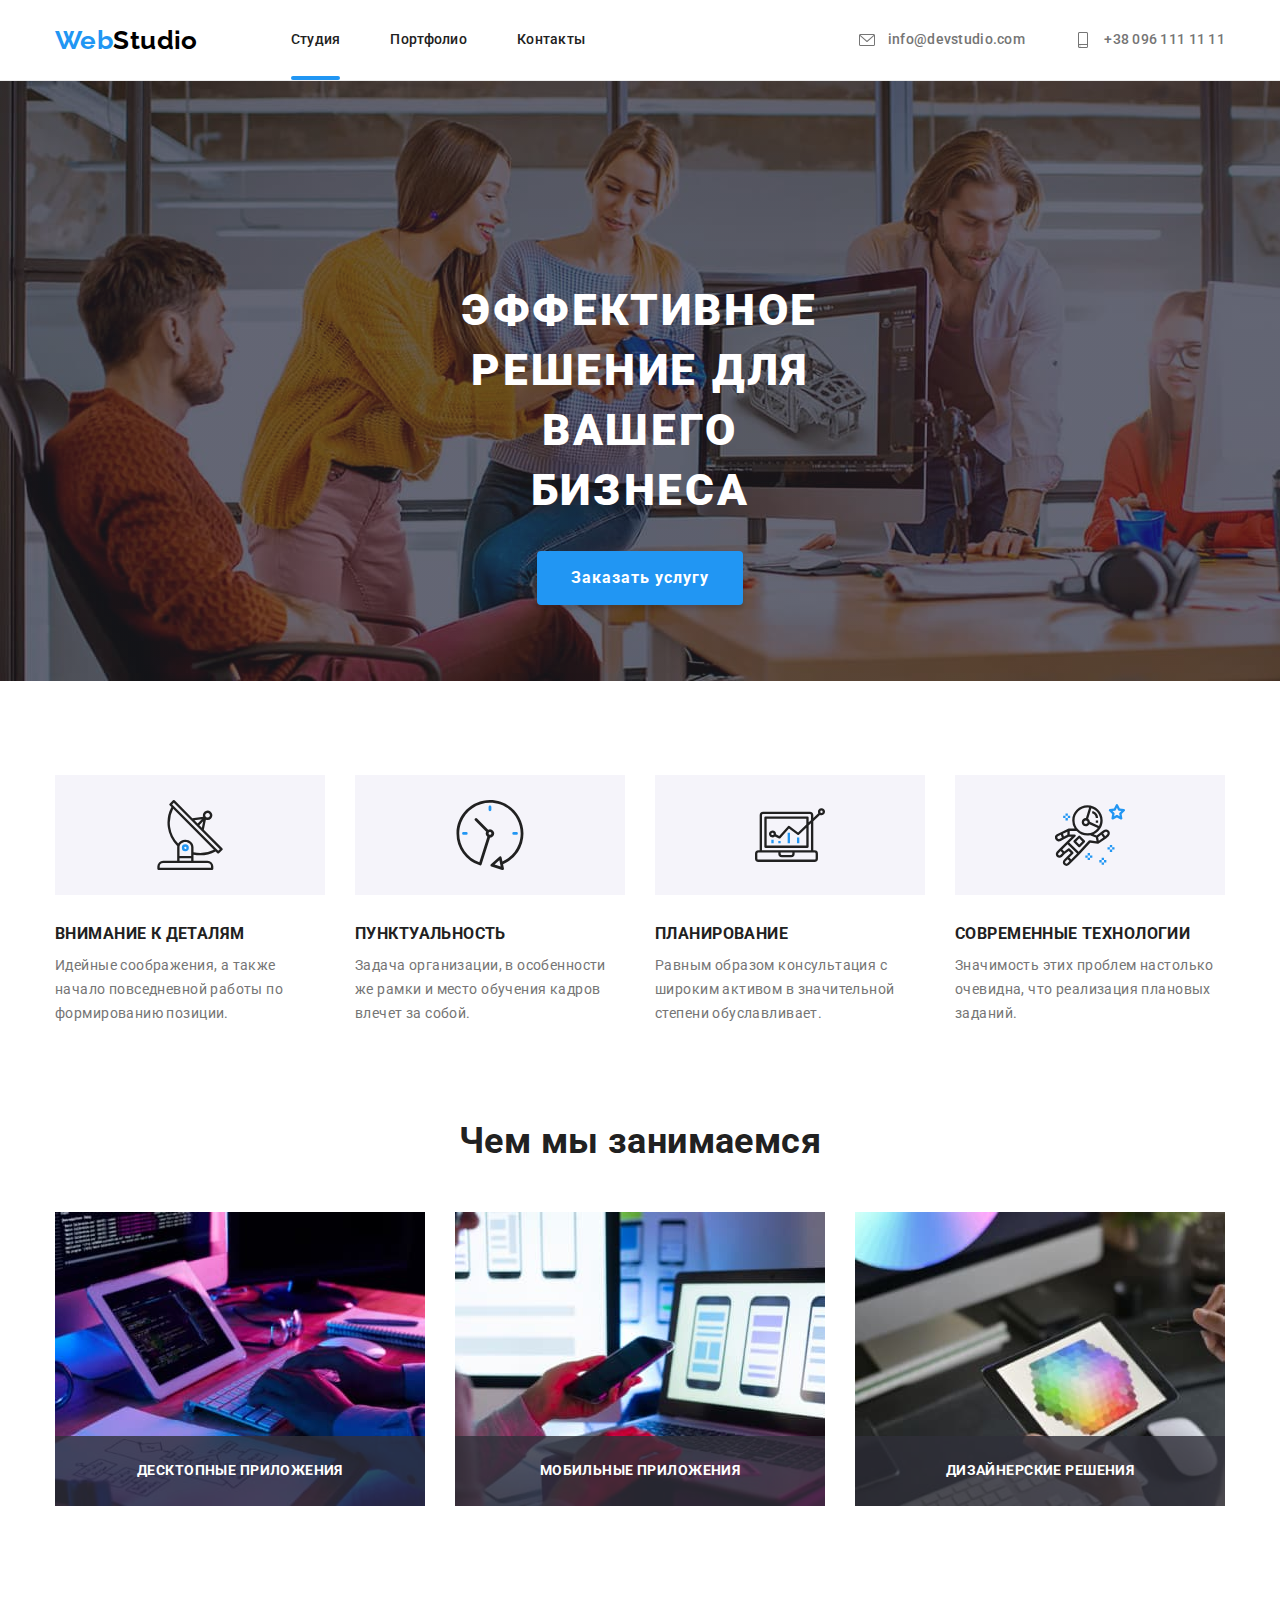
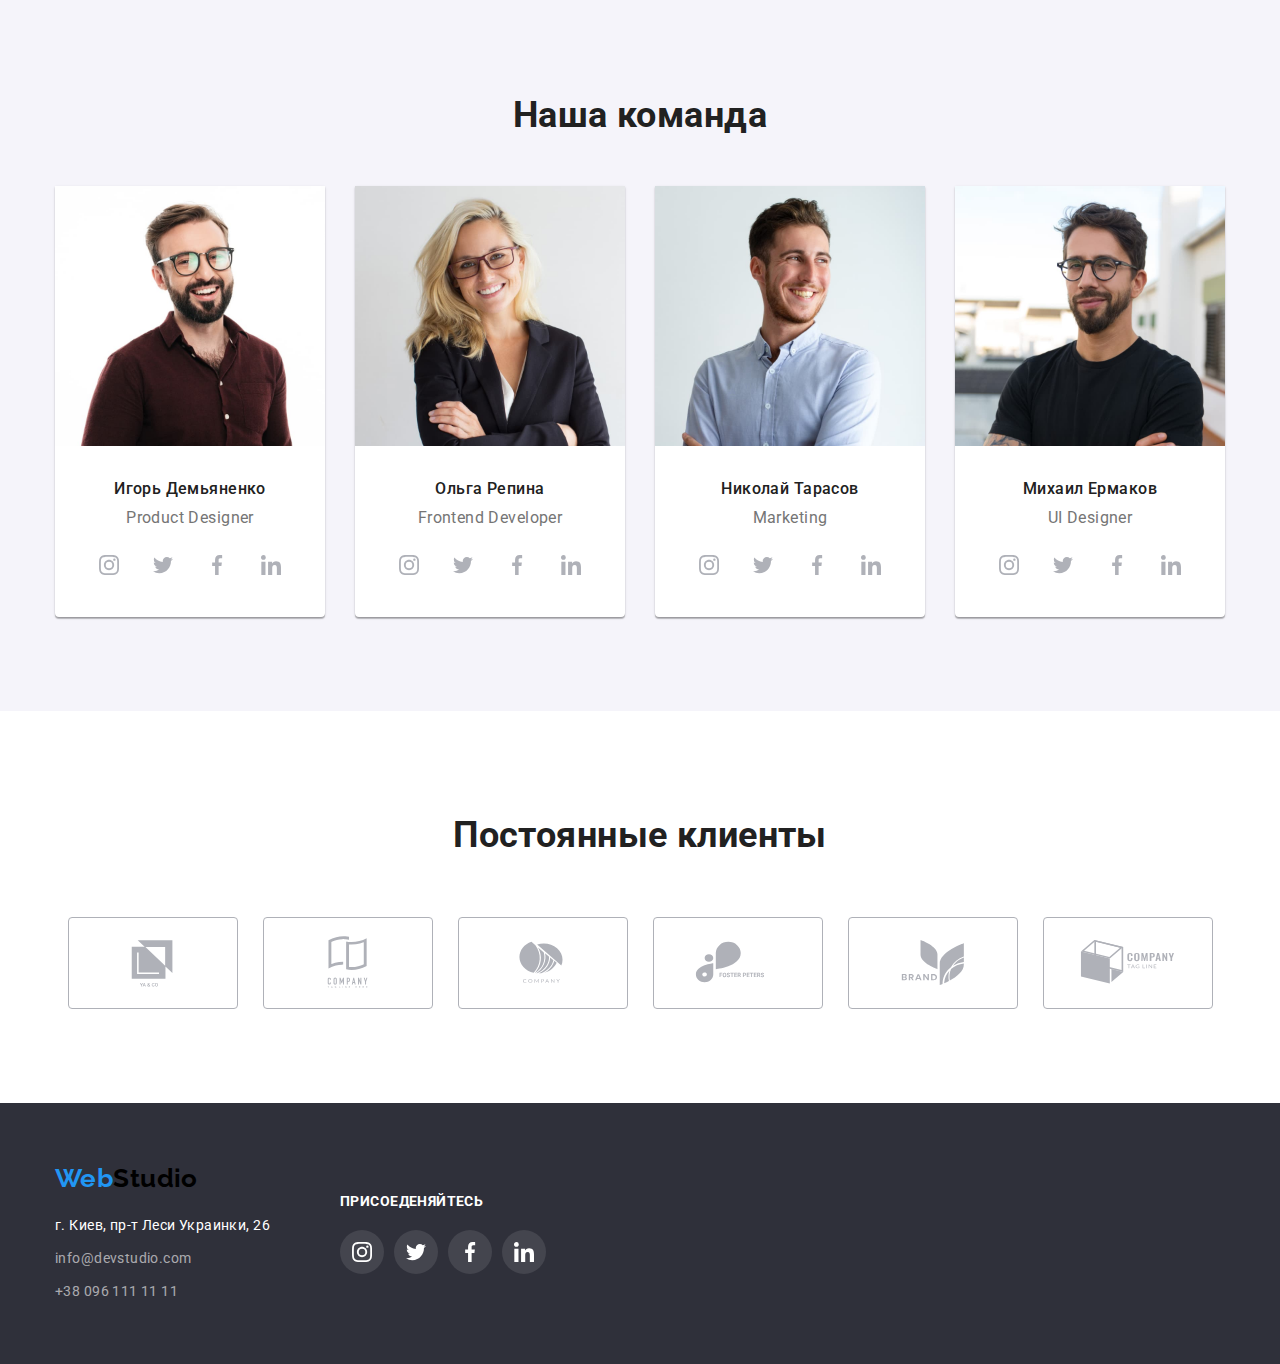
<file: index.html>
<!DOCTYPE html>
<html lang="ru">
<head>
    <meta charset="UTF-8">
    <meta name="description" content="Студия разработки сайтов и дизайна">
    <title>WebStudio</title>
    <link
        href="https://fonts.googleapis.com/css2?family=Raleway:wght@400;700&family=Roboto:wght@400;500;700;900&display=swap"
        rel="stylesheet">
    <link rel="stylesheet" href="https://cdnjs.cloudflare.com/ajax/libs/modern-normalize/1.1.0/modern-normalize.min.css">
    <link rel="stylesheet" href="./css/styles.css">
</head>
<body class="page"> 
    <header class="header-page">
        <div class="container">
            <a class="logo link logo-page" href="./index.html"><span class="web">Web</span>Studio</a>
            <nav class="page-nav">
                <ul class="list-header list list-nav">
                    <li class="item-nav item"><a class="link-current link" href="./index.html">Студия</a></li>
                    <li class="item-nav item"><a class="link" href="./portfolio.html">Портфолио</a></li>
                    <li class="item-nav item"><a class="link" href="/Контакты">Контакты</a></li>
                </ul>
            </nav>
            <ul class="list-header list page-contact">
                <li class="item">
                    <a class="link" href="mailto:info@devstudio.com">
                        <svg class="contact-icon" width="16" height="16">
                            <use href="./images/icons.svg#envelope"></use>
                        </svg>
                        info@devstudio.com</a>
                </li>
                <li class="item"><a class="link" href="tel:+380961111111">
                        <svg class="contact-icon" width="16" height="16">
                            <use href="./images/icons.svg#smartphone"></use>
                        </svg>
                        +38 096 111 11 11</a>
                </li>
            </ul>
        </div>
    </header>
    <main>
        <section class="hero">
            <h1 class="hero-tittle">Эффективное решение для вашего бизнеса</h1>
            <button class="hero-button" data-modal-open type="button">Заказать услугу</button>
            <div class="backdrop is-hidden" data-modal>
                <div class="modal">
                    <button data-modal-close class="close"></button>
                </div>
            </div>
        </section>
        <section class="features">
            <div class="container">
                <ul class="features-list list">
                    <li class="item">
                        <div class=features-center>
                            <svg class="features-icon">
                                <use href="./images/icons.svg#antenna"></use>
                            </svg>
                        </div>
                        <h3 class="features-title">Внимание к деталям</h3>
                        <p class="features-text">Идейные соображения, а также начало повседневной работы по формированию позиции.</p>
                    </li>
                    <li class="item">
                        <div class=features-center>
                            <svg class="features-icon">
                                <use href="./images/icons.svg#clock"></use>
                            </svg>
                        </div>
                        <h3 class="features-title">Пунктуальность</h3>
                        <p class="features-text">Задача организации, в особенности же рамки и место обучения кадров влечет за собой.</p>
                    </li>
                    <li class="item">
                        <div class=features-center>
                            <svg class="features-icon">
                                <use href="./images/icons.svg#diagram"></use>
                            </svg>
                        </div>
                        <h3 class="features-title">Планирование</h3>
                        <p class="features-text">Равным образом консультация с широким активом в значительной степени обуславливает.</p>
                    </li>
                    <li class="item">
                        <div class=features-center>
                            <svg class="features-icon">
                                <use href="./images/icons.svg#astronaut"></use>
                            </svg>
                        </div>
                        <h3 class="features-title">Современные технологии</h3>
                        <p class="features-text">Значимость этих проблем настолько очевидна, что реализация плановых заданий.</p>
                    </li>
                </ul>
            </div>
        </section>
        <section class="description">
            <div class="container">
                <h2 class="description-title">Чем мы занимаемся</h2>
                <ul class="description-list list">
                    <li class="description-item item">
                        <img class="description-img" src="images/img.jpg" alt="наполнение веб-страницы" width="370">
                        <div class="description-box">
                            <p class="description-text">Десктопные приложения</p>
                        </div>
                        </li>
                    <li class="description-item item">
                        <img class="description-img" src="images/img2.jpg" alt="создание структуры веб-страницы" width="370">
                        <div class="description-box">
                            <p class="description-text">Мобильные приложения</p>
                        </div>
                    </li>
                    <li class="description-item item">
                        <img class="description-img" src="images/img3.jpg" alt="оформление и позиционирование веб-страницы" width="370">
                        <div class="description-box">
                            <p class="description-text">Дизайнерские решения</p>
                        </div>
                    </li>
                </ul>
            </div>
        </section>
        <section class="about">
            <div class="container">
                <h2 class="about-title">Наша команда</h2>
                <ul class="about-list list">
                    <li class="about-item">
                        <img class="about-img" src="images/pd.jpg" alt="Product Designer" width="270">
                        <h3 class="item-title">Игорь Демьяненко</h3>
                        <p class="item-text">Product Designer</p>
                        <ul class="list social-list">
                            <li class="social-item">
                                <a class="social-link" href="https://www.instagram.com/">
                                <svg class="social-icon" width="20" height="20">
                                    <use href="./images/icons.svg#instagram"></use>
                                </svg>
                                </a>
                            </li>
                            <li class="social-item">
                                <a class="social-link" href="https://twitter.com/">
                                <svg class="social-icon" width="20" height="20">
                                    <use href="./images/icons.svg#twitter"></use>
                                </svg>
                                </a>
                            </li>
                            <li class="social-item">
                                <a class="social-link" href="https://www.facebook.com/">
                                <svg class="social-icon" width="20" height="20">
                                    <use href="./images/icons.svg#facebook"></use>
                                </svg>
                                </a>
                            </li>
                            <li class="social-item">
                                <a class="social-link" href="https://www.linkedin.com/">
                                <svg class="social-icon" width="20" height="20">
                                    <use href="./images/icons.svg#linkedin"></use>
                                </svg>
                                </a>
                            </li>
                        </ul>
                    </li>
                    <li class="about-item">
                        <img class="about-img" src="images/fd.jpg" alt="Frontend Developer" width="270">
                        <h3 class="item-title">Ольга Репина</h3>
                        <p class="item-text">Frontend Developer</p>
                        <ul class="list social-list">
                            <li class="social-item">
                                <a class="social-link" href="https://www.instagram.com/">
                                <svg class="social-icon" width="20" height="20">
                                    <use href="./images/icons.svg#instagram"></use>
                                </svg>
                                </a>
                            </li>
                            <li class="social-item">
                                <a class="social-link" href="https://twitter.com/">
                                <svg class="social-icon" width="20" height="20">
                                    <use href="./images/icons.svg#twitter"></use>
                                </svg>
                                </a>
                            </li>
                            <li class="social-item">
                                <a class="social-link" href="https://www.facebook.com/">
                                <svg class="social-icon" width="20" height="20">
                                    <use href="./images/icons.svg#facebook"></use>
                                </svg>
                                </a>
                            </li>
                            <li class="social-item">
                                <a class="social-link" href="https://www.linkedin.com/">
                                <svg class="social-icon" width="20" height="20">
                                    <use href="./images/icons.svg#linkedin"></use>
                                </svg>
                                </a>
                            </li>
                        </ul>
                    </li>
                    <li class="about-item">
                        <img class="about-img" src="images/m.jpg" alt="Marketing" width="270">
                        <h3 class="item-title">Николай Тарасов</h3>
                        <p class="item-text">Marketing</p>
                        <ul class="list social-list">
                            <li class="social-item">
                                <a class="social-link" href="https://www.instagram.com/">
                                <svg class="social-icon" width="20" height="20">
                                    <use href="./images/icons.svg#instagram"></use>
                                </svg>
                                </a>
                            </li>
                            <li class="social-item">
                                <a class="social-link" href="https://twitter.com/">
                                <svg class="social-icon" width="20" height="20">
                                    <use href="./images/icons.svg#twitter"></use>
                                </svg>
                                </a>
                            </li>
                            <li class="social-item">
                                <a class="social-link" href="https://www.facebook.com/">
                                <svg class="social-icon" width="20" height="20">
                                    <use href="./images/icons.svg#facebook"></use>
                                </svg>
                                </a>
                            </li>
                            <li class="social-item">
                                <a class="social-link" href="https://www.linkedin.com/">
                                <svg class="social-icon" width="20" height="20">
                                    <use href="./images/icons.svg#linkedin"></use>
                                </svg>
                                </a>
                            </li>
                        </ul>
                    </li>
                    <li class="about-item">
                        <img class="about-img" src="images/ud.jpg" alt="UI Designer" width="270">
                        <h3 class="item-title">Михаил Ермаков</h3>
                        <p class="item-text">UI Designer</p>
                        <ul class="list social-list">
                            <li class="social-item">
                                <a class="social-link" href="https://www.instagram.com/">
                                <svg class="social-icon" width="20" height="20">
                                    <use href="./images/icons.svg#instagram"></use>
                                </svg>
                                </a>
                            </li>
                            <li class="social-item">
                                <a class="social-link" href="https://twitter.com/">
                                <svg class="social-icon" width="20" height="20">
                                    <use href="./images/icons.svg#twitter"></use>
                                </svg>
                                </a>
                            </li>
                            <li class="social-item">
                                <a class="social-link" href="https://www.facebook.com/">
                                <svg class="social-icon" width="20" height="20">
                                    <use href="./images/icons.svg#facebook"></use>
                                </svg>
                                </a>
                            </li>
                            <li class="social-item">
                                <a class="social-link" href="https://www.linkedin.com/">
                                <svg class="social-icon" width="20" height="20">
                                    <use href="./images/icons.svg#linkedin"></use>
                                </svg>
                                </a>
                            </li>
                        </ul>
                    </li>
                </ul>
            </div>
        </section>
        <section class="clients">
            <div class="container">
                <h2 class="clients-title">Постоянные клиенты</h2>
                <ul class="clients-list list">
                    <li class="clients-item"><a class="link" href="#">
                        <svg class="clients-icon">
                            <use href="./images/icons.svg#company1"></use>
                        </svg>
                    </a></li>
                    <li class="clients-item"><a class="link" href="#">
                        <svg class="clients-icon">
                            <use href="./images/icons.svg#company2"></use>
                        </svg>
                    </a></li>
                    <li class="clients-item"><a class="link" href="#">
                        <svg class="clients-icon">
                            <use href="./images/icons.svg#company3"></use>
                        </svg>
                    </a></li>
                    <li class="clients-item"><a class="link" href="#">
                        <svg class="clients-icon">
                            <use href="./images/icons.svg#company4"></use>
                        </svg>
                    </a></li>
                    <li class="clients-item"><a class="link" href="#">
                        <svg class="clients-icon">
                            <use href="./images/icons.svg#company5"></use>
                        </svg>
                    </a></li>
                    <li class="clients-item"><a class="link" href="#">
                        <svg class="clients-icon">
                            <use href="./images/icons.svg#company6"></use>
                        </svg>
                    </a></li>
                </ul>
            </div>
        </section>
    </main>
    <footer class="page-footer">
        <div class="container">
            <div class="footer-content">
                <a class="logo-footer logo link" href="./index.html"><span class="web">Web</span>Studio</a>
                <ul class="list-footer list">
                    <li class="item">
                        <address class="footer-adress"> г. Киев, пр-т Леси Украинки, 26 </address>
                    </li>
                    <li class="item"><a class="footer-contact link" href="mailto:info@devstudio.com">info@devstudio.com</a></li>
                    <li class="item"><a class="footer-contact link" href="tel:+380961111111">+38 096 111 11 11</a></li>
                </ul>
            </div>
            <div class="footer-join">
                <p class="join">Присоеденяйтесь</p>
                <ul class="list list-join">
                    <li class="item-join">
                        <a class="social-link link-join" href="https://www.instagram.com/">
                            <svg class="join-icon" width="20" height="20">
                                <use href="./images/icons.svg#instagram"></use>
                            </svg>
                        </a>
                    </li>
                    <li class="item-join">
                        <a class="social-link link-join" href="https://twitter.com/">
                            <svg class="join-icon" width="20" height="20">
                                <use href="./images/icons.svg#twitter"></use>
                            </svg>
                        </a>
                    </li>
                    <li class="item-join">
                        <a class="social-link link-join" href="https://www.facebook.com/">
                            <svg class="join-icon" width="20" height="20">
                                <use href="./images/icons.svg#facebook"></use>
                            </svg>
                        </a>
                    </li>
                    <li class="item-join">
                        <a class="social-link link-join" href="https://www.linkedin.com/">
                            <svg class="join-icon" width="20" height="20">
                                <use href="./images/icons.svg#linkedin"></use>
                            </svg>
                        </a>
                    </li>
                </ul>
            </div>
        </div>
    </footer>
    <script src="./js/modal.js"></script>
</body>
</html>
</file>
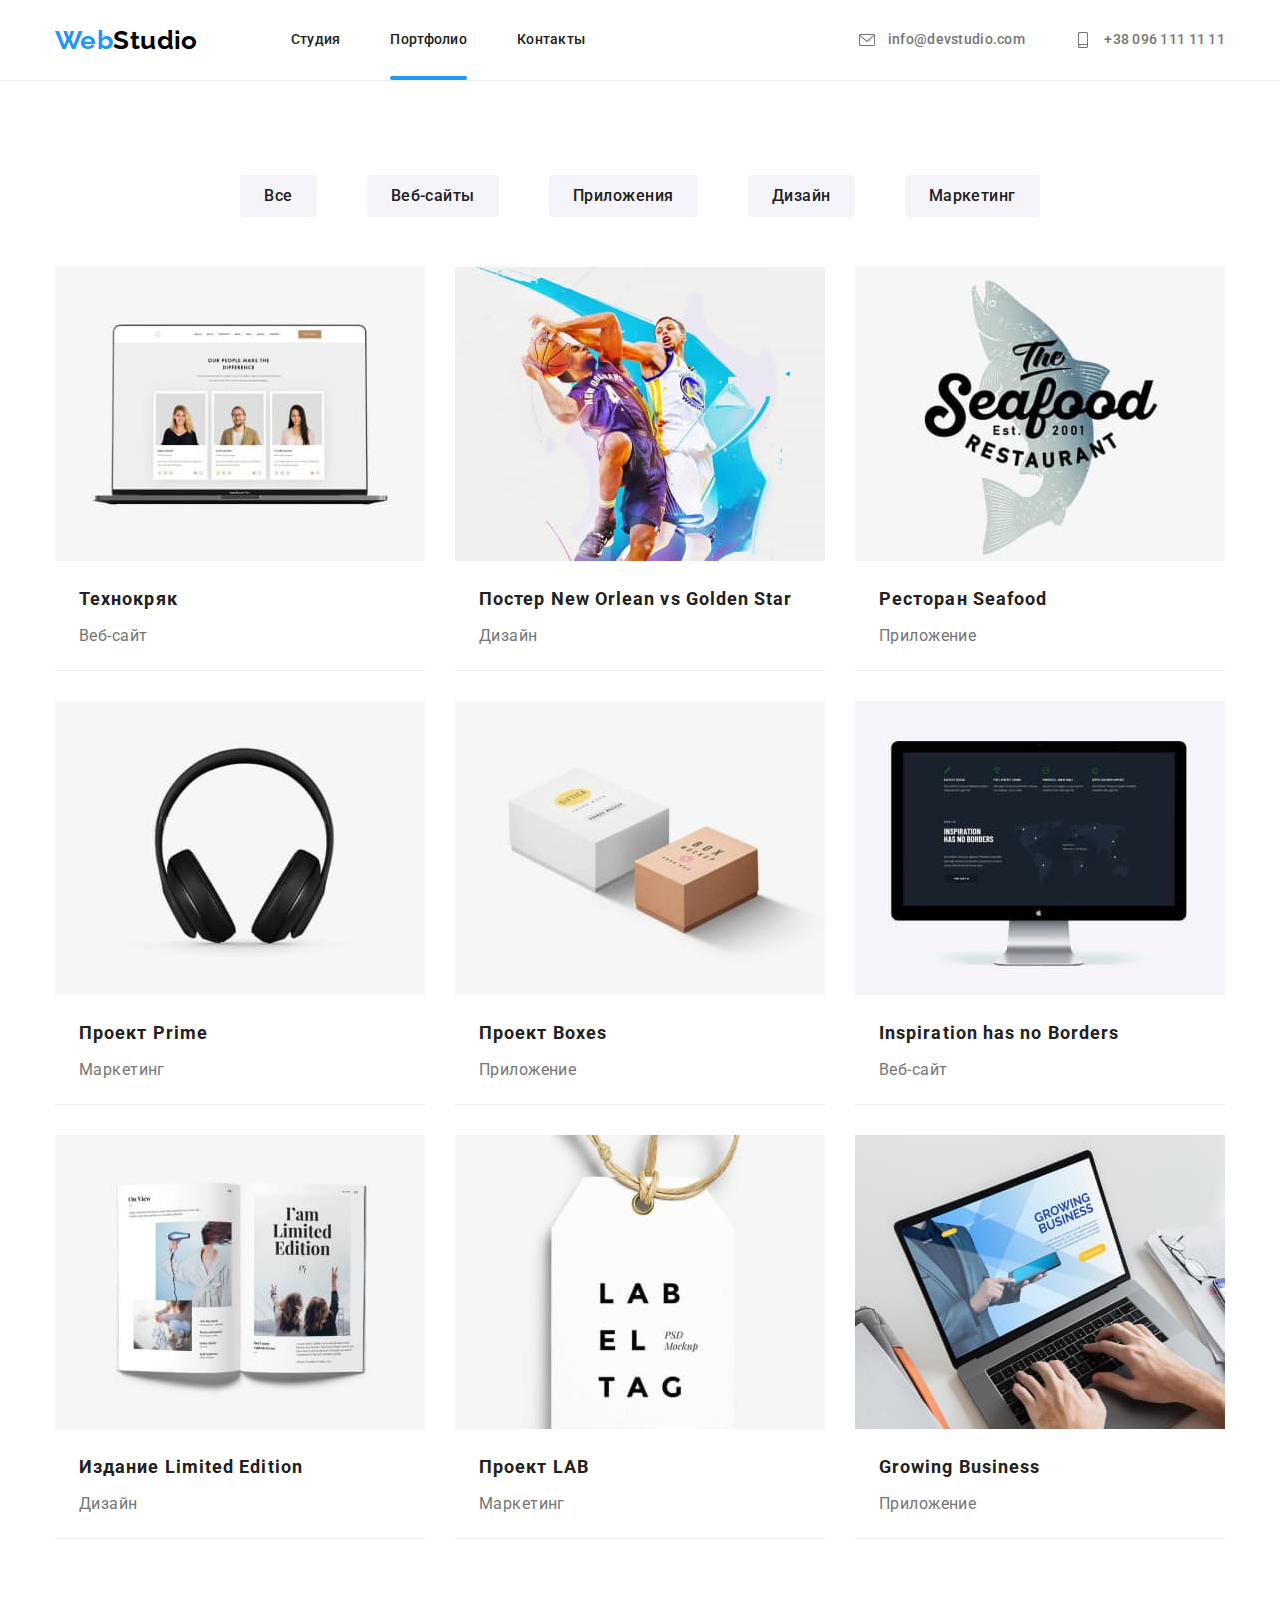
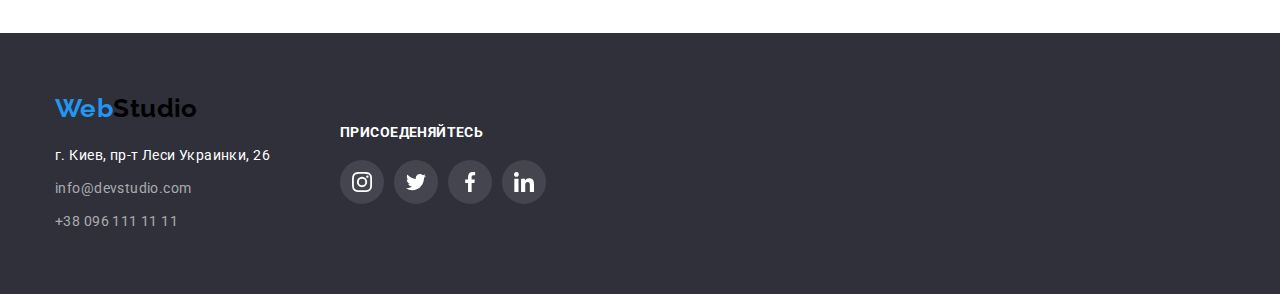
<file: portfolio.html>
<!DOCTYPE html>
<html lang="ru">
<head>
    <meta charset="UTF-8">
    <meta name="description" content="Студия разработки сайтов и дизайна">
    <title>WebStudio Portfolio</title>
    <link
        href="https://fonts.googleapis.com/css2?family=Raleway:wght@400;700&family=Roboto:wght@400;500;700;900&display=swap"
        rel="stylesheet">
    <link rel="stylesheet" href="https://cdnjs.cloudflare.com/ajax/libs/modern-normalize/1.1.0/modern-normalize.min.css">
    <link rel="stylesheet" href="./css/styles.css">
</head>
<body class="page">
    <header class="header-page">
        <div class="container">
            <a class="logo link logo-page" href="./index.html"><span class="web">Web</span>Studio</a>
            <nav class="page-nav">
                <ul class="list-header list list-nav">
                    <li class="item-nav item"><a class="link" href="./index.html">Студия</a></li>
                    <li class="item-nav item"><a class="link-current link" href="./portfolio.html">Портфолио</a></li>
                    <li class="item-nav item"><a class="link" href="/Контакты">Контакты</a></li>
                </ul>
            </nav>
            <ul class="list-header list page-contact">
                <li class="item">
                    <a class="link" href="mailto:info@devstudio.com">
                        <svg class="contact-icon" width="16" height="16">
                            <use href="./images/icons.svg#envelope"></use>
                        </svg>
                        info@devstudio.com</a>
                </li>
                <li class="item"><a class="link" href="tel:+380961111111">
                        <svg class="contact-icon" width="16" height="16">
                            <use href="./images/icons.svg#smartphone"></use>
                        </svg>
                        +38 096 111 11 11</a>
                </li>
            </ul>
        </div>
    </header>
    <main>
       <section>
        <div class="container container-flex">
            <ul class="list-filter list">
                <li class="item"><button type="button" class="page-button">Все</button></li>
                <li class="item"><button type="button" class="page-button">Веб-сайты</button></li>
                <li class="item"><button type="button" class="page-button">Приложения</button></li>
                <li class="item"><button type="button" class="page-button">Дизайн</button></li>
                <li class="item"><button type="button" class="page-button">Маркетинг</button></li>
            </ul>
            <ul class="list list-flex">
                <li class="item item-flex">
                    <a class="link link-overlay" href="#">
                        <div class="card-overlay">
                            <img class="img-overlay" src="./images/img1-pt.jpg" alt="Технокряк" width="370">
                            <div class="text-overlay">
                                <p>Ресурс предлагает комплексные предложения с разным уровнем функционала и сервисов. Все это позволит посетителю
                                получить исчерпывающие сведения о компании или частном лице.</p>
                            </div>
                        </div>
                        <div class="box-flex">
                            <h2 class="flex-title">Технокряк</h2>
                            <p class="flex-text">Веб-сайт</p>
                        </div>
                    </a>  
                </li>
                <li class="item item-flex">
                    <a class="link link-overlay" href="#">
                        <div class="card-overlay">
                            <img class="img-overlay" src="./images/img2-pt.jpg" alt="Технокряк" width="370">
                            <div class="text-overlay">
                                <p>Ресурс предлагает комплексные предложения с разным уровнем функционала и сервисов. Все это позволит
                                посетителю получить исчерпывающие сведения о компании или частном лице.</p>
                            </div>
                        </div>
                        <div class="box-flex">
                            <h2 class="flex-title">Постер New Orlean vs Golden Star</h2>
                            <p class="flex-text">Дизайн</p>
                        </div>
                    </a>
                </li>
                <li class="item item-flex">
                    <a class="link link-overlay" href="#">
                        <div class="card-overlay">
                            <img class="img-overlay" src="./images/img3-pt.jpg" alt="Технокряк" width="370">
                            <div class="text-overlay">
                                <p>Ресурс предлагает комплексные предложения с разным уровнем функционала и сервисов. Все это позволит
                                посетителю получить исчерпывающие сведения о компании или частном лице.</p>
                            </div>
                        </div>
                        <div class="box-flex">
                            <h2 class="flex-title">Ресторан Seafood</h2>
                            <p class="flex-text">Приложение</p>
                        </div>
                    </a>
                </li>
                <li class="item item-flex">
                    <a class="link link-overlay" href="#">
                        <div class="card-overlay">
                            <img class="img-overlay" src="./images/img4-pt.jpg" alt="Технокряк" width="370">
                            <div class="text-overlay">
                                <p>Ресурс предлагает комплексные предложения с разным уровнем функционала и сервисов. Все это позволит
                                посетителю получить исчерпывающие сведения о компании или частном лице.</p>
                            </div>
                        </div>
                        <div class="box-flex">
                            <h2 class="flex-title">Проект Prime</h2>
                            <p class="flex-text">Маркетинг</p>
                        </div>
                    </a>
                </li>
                <li class="item item-flex">
                    <a class="link link-overlay" href="#">
                        <div class="card-overlay">
                            <img class="img-overlay" src="./images/img5-pt.jpg" alt="Технокряк" width="370">
                            <div class="text-overlay">
                                <p>Ресурс предлагает комплексные предложения с разным уровнем функционала и сервисов. Все это позволит
                                посетителю получить исчерпывающие сведения о компании или частном лице.</p>
                            </div>
                        </div>
                        <div class="box-flex">
                            <h2 class="flex-title">Проект Boxes</h2>
                            <p class="flex-text">Приложение</p>
                        </div>
                    </a>
                </li>
                <li class="item item-flex">
                    <a class="link link-overlay" href="#">
                        <div class="card-overlay">
                            <img class="img-overlay" src="./images/img6-pt.jpg" alt="Технокряк" width="370">
                            <div class="text-overlay">
                                <p>Ресурс предлагает комплексные предложения с разным уровнем функционала и сервисов. Все это позволит
                                посетителю получить исчерпывающие сведения о компании или частном лице.</p>
                            </div>
                        </div>
                        <div class="box-flex">
                            <h2 class="flex-title">Inspiration has no Borders</h2>
                            <p class="flex-text">Веб-сайт</p>
                        </div>
                    </a>
                </li>
                <li class="item item-flex">
                    <a class="link link-overlay" href="#">
                        <div class="card-overlay">
                            <img class="img-overlay" src="./images/img7-pt.jpg" alt="Технокряк" width="370">
                            <div class="text-overlay">
                                <p>Ресурс предлагает комплексные предложения с разным уровнем функционала и сервисов. Все это позволит
                                посетителю получить исчерпывающие сведения о компании или частном лице.</p>
                            </div>
                        </div>
                        <div class="box-flex">
                            <h2 class="flex-title">Издание Limited Edition</h2>
                            <p class="flex-text">Дизайн</p>
                        </div>
                    </a>
                </li>
                <li class="item item-flex">
                    <a class="link link-overlay" href="#">
                        <div class="card-overlay">
                            <img class="img-overlay" src="./images/img8-pt.jpg" alt="Технокряк" width="370">
                            <div class="text-overlay">
                                <p>Ресурс предлагает комплексные предложения с разным уровнем функционала и сервисов. Все это позволит
                                посетителю получить исчерпывающие сведения о компании или частном лице.</p>
                            </div>
                        </div>
                        <div class="box-flex">
                            <h2 class="flex-title">Проект LAB</h2>
                            <p class="flex-text">Маркетинг</p>
                        </div>
                    </a>
                </li>
                <li class="item item-flex">
                    <a class="link link-overlay" href="#">
                        <div class="card-overlay">
                            <img class="img-overlay" src="./images/img9-pt.jpg" alt="Технокряк" width="370">
                            <div class="text-overlay">
                                <p>Ресурс предлагает комплексные предложения с разным уровнем функционала и сервисов. Все это позволит
                                посетителю получить исчерпывающие сведения о компании или частном лице.</p>
                            </div>
                        </div>
                        <div class="box-flex">
                            <h2 class="flex-title">Growing Business</h2>
                            <p class="flex-text">Приложение</p>
                        </div>
                    </a>
                </li>
            </ul>
        </div>
       </section>
    </main>
    <footer class="page-footer">
        <div class="container">
            <div class="footer-content">
                <a class="logo-footer logo link" href="./index.html"><span class="web">Web</span>Studio</a>
                <ul class="list-footer list">
                    <li class="item">
                        <address class="footer-adress">г. Киев, пр-т Леси Украинки, 26 </address>
                    </li>
                    <li class="item"><a class="footer-contact link" href="mailto:info@devstudio.com">info@devstudio.com</a>
                    </li>
                    <li class="item"><a class="footer-contact link" href="tel:+380961111111">+38 096 111 11 11</a></li>
                </ul>
            </div>
            <div class="footer-join">
                <p class="join">Присоеденяйтесь</p>
                <ul class="list list-join">
                    <li class="item-join">
                        <a class="social-link link-join" href="https://www.instagram.com/">
                            <svg class="join-icon" width="20" height="20">
                                <use href="./images/icons.svg#instagram"></use>
                            </svg>
                        </a>
                    </li>
                    <li class="item-join">
                        <a class="social-link link-join" href="https://twitter.com/">
                            <svg class="join-icon" width="20" height="20">
                                <use href="./images/icons.svg#twitter"></use>
                            </svg>
                        </a>
                    </li>
                    <li class="item-join">
                        <a class="social-link link-join" href="https://www.facebook.com/">
                            <svg class="join-icon" width="20" height="20">
                                <use href="./images/icons.svg#facebook"></use>
                            </svg>
                        </a>
                    </li>
                    <li class="item-join">
                        <a class="social-link link-join" href="https://www.linkedin.com/">
                            <svg class="join-icon" width="20" height="20">
                                <use href="./images/icons.svg#linkedin"></use>
                            </svg>
                        </a>
                    </li>
                </ul>
            </div>
        </div>
    </footer>
</body>
</html>
</file>
<file: css/styles.css>
/* основной цвет текста #212121; */
/* вторичный цвет текста #757575; */
/* чорный #000000; */
/* белый/цвет фона #FFFFFF; */
/* белый с прозрачностью rgba(255, 255, 255, 0.6); */
/* акцент #2196F3; */
/* цвет кнопки #F5F4FA; */
/* цвет футера #2F303A; */

:root {
    --primary-text-color: #212121;
    --secondary-text-color: #757575;
    --accent-color: #2196F3;
    --primary-white-color: #FFFFFF;
    --white-rgba: rgba(255, 255, 255, 0.6);
    --footer-color: #2F303A;
    --section-button-color: #F5F4FA;
    --logo-black-color: #000000;
}

.container {
    width: 1200px;
    margin-right: auto;
    margin-left: auto;
    padding-right: 15px;
    padding-left: 15px;
}

.list {
    padding: 0;
    margin: 0;

    list-style: none;
}

.link {
    text-decoration: none;
}

button {
    font-family: inherit;
    color: inherit;
    cursor: pointer;
    border-color: transparent;
}

/* Body общие */

.page  {
    background-color: var(--primary-white-color);
    color: var(--primary-text-color);

    font-family: Roboto, sans-serif;
    font-size: 14px;
    letter-spacing: 0.03em;
}

/* Logo */

.logo {
    color: var(--logo-black-color);
    
    font-family: Raleway, sans-serif;
    font-weight: 700;
    font-size: 26px;
    line-height: 1.19;
}

.web {
    color: var(--accent-color);
}

/* Header */

.header-page {
    border-bottom: 1px solid #ECECEC;
}

.header-page .container {
    display: flex;
    align-items: center;
}

.header-page .link {
    display: block;
}

.list-header .link {
    padding-top: 32px;
    padding-bottom: 32px;

    letter-spacing: 0.02em;
    font-weight: 500;
    line-height: 1.14;

    transition-property: color;
    transition-duration: 250ms;
    transition-timing-function: cubic-bezier(0.4, 0, 0.2, 1);
}

.list-header .link:hover,
.list-header .link:focus,
.list-header .link:active {
    color: var(--accent-color);
}

.list-nav {
    display: flex;
    margin-left: 93px;
}

.item-nav {
    position: relative;
}

.link-current::after {
    content: "";

    position: absolute;
    bottom: 0;
    left: 0;

    width: 100%;
    height: 4px;

    background-color: var(--accent-color);
    border-radius: 2px;
}

.page-contact {
    display: flex;
    margin-left: auto;
}

.list-header .item:not(:last-child) {
    margin-right: 50px;
}

.list-nav .link {
    color: var(--primary-text-color);
}

.page-contact .link {
    color: var(--secondary-text-color);
}

.contact-icon {
    vertical-align: middle;
    margin-right: 10px;
    fill: currentColor;
}

/* Студия */
   
.hero { 
    max-width: 1600px;
    height: 600px;
    margin-right: auto;
    margin-left: auto;
    padding: 200px 452px;

    background-color: #C4C4C4;
    background-image: linear-gradient(to right,
    rgba(47, 48, 58, 0.4), rgba(47, 48, 58, 0.4)), 
    url(../images/hero.jpg);
    
    color: var(--primary-white-color);
    text-align: center;
}

.hero-tittle {
    margin-bottom: 30px;
    margin-top: 0;

    letter-spacing: 0.06em;
    font-weight: 900;
    font-size: 44px;
    line-height: 1.36;
    text-transform: uppercase;
}

.hero-button {
    padding: 10px 32px;
    background-color: var(--accent-color);
    box-shadow: 0px 4px 4px rgba(0, 0, 0, 0.15);
    border-radius: 4px;

    letter-spacing: 0.06em;
    font-weight: 700;
    font-size: 16px;
    line-height: 1.88;

    transition-property: background-color;
    transition-duration: 250ms;
    transition-timing-function: cubic-bezier(0.4, 0, 0.2, 1);
}

.hero-button:hover,
.hero-button:focus {
    background-color: #188CE8;
}

.backdrop {
    position: fixed;
    z-index: 1;
    opacity: 1;
    transition: opacity 250ms cubic-bezier(0.4, 0, 0.2, 1);
    top: 0;
    left: 0;

    width: 100%;
    height: 100%;

    background-color: rgba(0, 0, 0, 0.2);    
}

.backdrop.is-hidden {
    opacity: 0;
    pointer-events: none;
    visibility: hidden;
}

.backdrop.is-hidden .modal {
    transform: translate(-50%, -50%) scale(1.2);
}

.modal {
    position: absolute;
    top: 50%;
    left: 50%;
    transform: translate(-50%, -50%) scale(1);
    transition: transform 250ms cubic-bezier(0.4, 0, 0.2, 1);

    padding: 15px;

    width: 528px;
    height: 581px;

    color: #000000;
    background-color: var(--primary-white-color);
    box-shadow: 0px 1px 3px rgba(0, 0, 0, 0.12), 
    0px 1px 1px rgba(0, 0, 0, 0.14), 
    0px 2px 1px rgba(0, 0, 0, 0.2);
    border-radius: 4px;
}

.close {
    position: absolute;
    top: 8px;
    right: 8px;

    width: 30px;
    height: 30px;
    padding: 9px 10px;

    border: 1px solid #0000001A;
    border-radius: 50%;

    background-color: var(--primary-white-color);
    background-image: url(../images/close.svg);
    background-repeat: no-repeat;
    background-position: center;
}

.features .container {
    padding-top: 94px;
}
.features-list {
    display: flex;
    flex-wrap: wrap;
}

.features-list .item {
    width: 270px;
}

.features-list .item:not(:last-child) {
    margin-right: 30px;
}

.features-center {
    display: flex;
    justify-content: center;
    align-items: center;
    height: 120px;
    background-color: var(--section-button-color);
    
    margin-bottom: 30px; 
}

.features-icon {
    width: 70px;
    height: 70px;
}

.features-title {
    margin-top: 0;
    margin-bottom: 10px;

    font-weight: 700;
    line-height: 1.14;
    text-transform: uppercase;
}

.features-text {
    margin: 0;

    color: var(--secondary-text-color);

    line-height: 1.71;
}

.description .container {
    padding-top: 94px;
    padding-bottom: 94px;
}

.description-title {
    margin-top: 0;
    margin-bottom: 50px;

    font-weight: 700;
    font-size: 36px;
    line-height: 1.17;
    text-align: center;
}

.description-list {
    display: flex;
}

.description-list .item:not(:last-child) {
    margin-right: 30px;
}

.description-item {
    position: relative;
}

.description-img {
    display: block;
}

.description-text {
    margin: 0;
    font-weight: 700;
    font-size: 14px;
    line-height: 1.14;
    text-align: center;
    letter-spacing: 0.03em;
    text-transform: uppercase;
    color: var(--primary-white-color);
}

.description-box {
    position: absolute;
    bottom: 0;
    left: 0;

    padding-top: 27px;
    padding-bottom: 27px;

    width: 100%;
    height: 70px;

    background: #2F303ACC;
}

.about {
    background-color: var(--section-button-color);
}

.about .container {
    padding-top: 94px;
    padding-bottom: 94px;
}

.about-title {
    margin-top: 0;
    margin-bottom: 50px;
   
    font-weight: 700;
    font-size: 36px;
    line-height: 1.17;
    text-align: center;
}

.about-list {
    display: flex;
}

.about-item {
    width: 270px;
    
    background-color: var(--primary-white-color);
    box-shadow: 0px 1px 3px rgba(0, 0, 0, 0.12), 0px 1px 1px rgba(0, 0, 0, 0.14), 0px 2px 1px rgba(0, 0, 0, 0.2);
    border-radius: 0px 0px 4px 4px;
}

.about-item:not(:last-child) {
    margin-right: 30px;
}

.about-img {
    margin-bottom: 30px;
}

.about-item .item-title {
    margin-top: 0;
    margin-bottom: 10px;

    font-weight: 500;
    font-size: 16px;
    line-height: 1.19;
    text-align: center;
}

.about-item .item-text {
    margin-top: 0;
    margin-bottom: 16px;
    color: var(--secondary-text-color);

    font-size: 16px;
    line-height: 1.19;
    text-align: center;
}

.social-list {
    display: flex;
    justify-content: center;

    margin-bottom: 30px;
}

.social-item:not(:last-child) {
    margin-right: 10px;
}

.social-link {
    display: inline-flex;
    justify-content: center;
    align-items: center;
    width: 44px;
    height: 44px;

    color: #AFB1B8;
    background-color: var(--primary-white-color);
    border-radius: 50%;

    transition-property: color, background-color;
    transition-duration: 250ms;
    transition-timing-function: cubic-bezier(0.4, 0, 0.2, 1);
}

.social-icon {
    fill: currentColor;
}

.social-link:hover,
.social-link:focus {
    background-color: var(--accent-color);
    color: var(--primary-white-color);
}

.clients .container {
    padding-top: 94px;
    padding-bottom: 94px;
}

.clients-title {
    margin-top: 0;
    margin-bottom: 50px;

    font-size: 36px;
    line-height: 1.72;
    text-align: center;
}

.clients-list {
    display: flex;
    justify-content: space-around;
    padding-left: 0;
    padding-right: 0;
}

.clients-item .link {
    display: flex;
    justify-content: center;
    align-items: center;
    width: 170px;
    height: 92px;
    
    color: #AFB1B8;

    border: 1px solid;
    border-radius: 4px;

    transition-property: color;
    transition-duration: 250ms;
    transition-timing-function: cubic-bezier(0.4, 0, 0.2, 1);
}

.clients-icon {
    width: 106px;
    height: 60px;
    fill: currentColor;
}

.clients-item .link:hover,
.clients-item .link:focus {
    color: var(--accent-color);
}

/* Портфолио */

.container-flex {
    padding-top: 94px;
    padding-bottom: 94px;
}

.list-filter {
    display: flex;
    justify-content: center;
    margin-bottom: 50px;
}

.list-filter .item:not(:last-child) {
    margin-right: 50px;
}

.page-button {
    padding: 6px 22px;
    background-color: var(--section-button-color);

    font-weight: 500;
    font-size: 16px;
    line-height: 1.63;
    letter-spacing: 0.03em;
    border-radius: 4px;

    transition-property: color, background-color, box-shadow;
    transition-duration: 250ms;
    transition-timing-function: cubic-bezier(0.4, 0, 0.2, 1);
}

.page-button:hover,
.page-button:focus,
.page-button:active {
    background-color: var(--accent-color);
    color: var(--primary-white-color);
    
    box-shadow: 0px 3px 1px rgba(0, 0, 0, 0.1), 0px 1px 2px rgba(0, 0, 0, 0.08), 0px 2px 2px rgba(0, 0, 0, 0.12);
}

.list-flex {
    display: flex;
    flex-wrap: wrap;
}

.list-flex .item:nth-child(3n) {
    margin-right: 0;
}

.list-flex .item:nth-last-child(-n+3) {
    margin-bottom: 0;
}

.item-flex {
    width: 370px;
    height: 404px;
    margin-right: 30px;
    margin-bottom: 30px;
    padding-bottom: 20px;
    
    border-bottom: 1px solid #EEEEEE;

    transition-property: box-shadow;
    transition-duration: 250ms;
    transition-timing-function: cubic-bezier(0.4, 0, 0.2, 1);
}

.item-flex:hover {
    box-shadow: 0px 1px 1px rgba(0, 0, 0, 0.12), 0px 4px 4px rgba(0, 0, 0, 0.06), 1px 4px 6px rgba(0, 0, 0, 0.16);
}

.card-overlay {
    position: relative;
    overflow: hidden;
}

.img-overlay {
    display: block;
}

.text-overlay p {
    margin: 0;
}

.text-overlay {
    position: absolute;
    top: 0;
    left: 0;

    transform: translateY(100%);
    transition: transform 250ms cubic-bezier(0.4, 0, 0.2, 1); 

    padding: 63px 24px;

    width: 100%;
    height: 100%;
       
    background-color: rgba(33, 150, 243, 0.9);
    color: var(--primary-white-color);
    
    font-size: 18px;
    line-height: 1.56;
    letter-spacing: 0.03em;
}

.link-overlay:hover .text-overlay {
    transform: translateY(0);
}

.box-flex {
    padding: 20px 24px;
}

.flex-title {
    margin-top: 0;
    margin-bottom: 4px;
    color: var(--primary-text-color);

    font-weight: 700;
    font-size: 18px;
    line-height: 2;
    letter-spacing: 0.06em;
}
.flex-text {
    margin: 0;

    color: var(--secondary-text-color);

    font-size: 16px;
    line-height: 1.88;
}

/* footer общие */

.page-footer .container {
    display: flex;
    align-items: center;
    padding-top: 60px;
    padding-bottom: 60px;
}

.page-footer  {
    background-color: var(--footer-color);

    line-height: 1.71;
}

.footer-content {
    margin-right: 70px;
}

.logo-footer {
    display: block;
    margin-bottom: 20px;
}

.list-footer .item:not(:last-child) {
    margin-bottom: 9px;
}

.footer-adress {
    color: var(--primary-white-color);

    font-style: normal;
}

.footer-contact {
    color: var(--white-rgba);

    transition-property: color;
    transition-duration: 250ms;
    transition-timing-function: cubic-bezier(0.4, 0, 0.2, 1);
}

.footer-contact:hover,
.footer-contact:focus,
.footer-contact:active {
    color: var(--accent-color);
}

.footer-join {
    color: var(--primary-white-color);
    font-weight: 700;
    font-size: 14px;
    line-height: 1.17;
    letter-spacing: 0.03em;
    text-transform: uppercase;
}

.join {
    margin-top: 0;
    margin-bottom: 20px;
}

.list-join {
    display: flex;
    align-items: center;
}

.item-join:not(:last-child) {
    margin-right: 10px;
}

.link-join {
    color: var(--primary-white-color);
    background-color: #FFFFFF1A;

    transition-property: background-color;
    transition-duration: 250ms;
    transition-timing-function: cubic-bezier(0.4, 0, 0.2, 1);
}

.join-icon {
    fill: currentColor;
}

.link-join:hover,
.link-join:focus {
    background-color: var(--accent-color)
}
</file>
